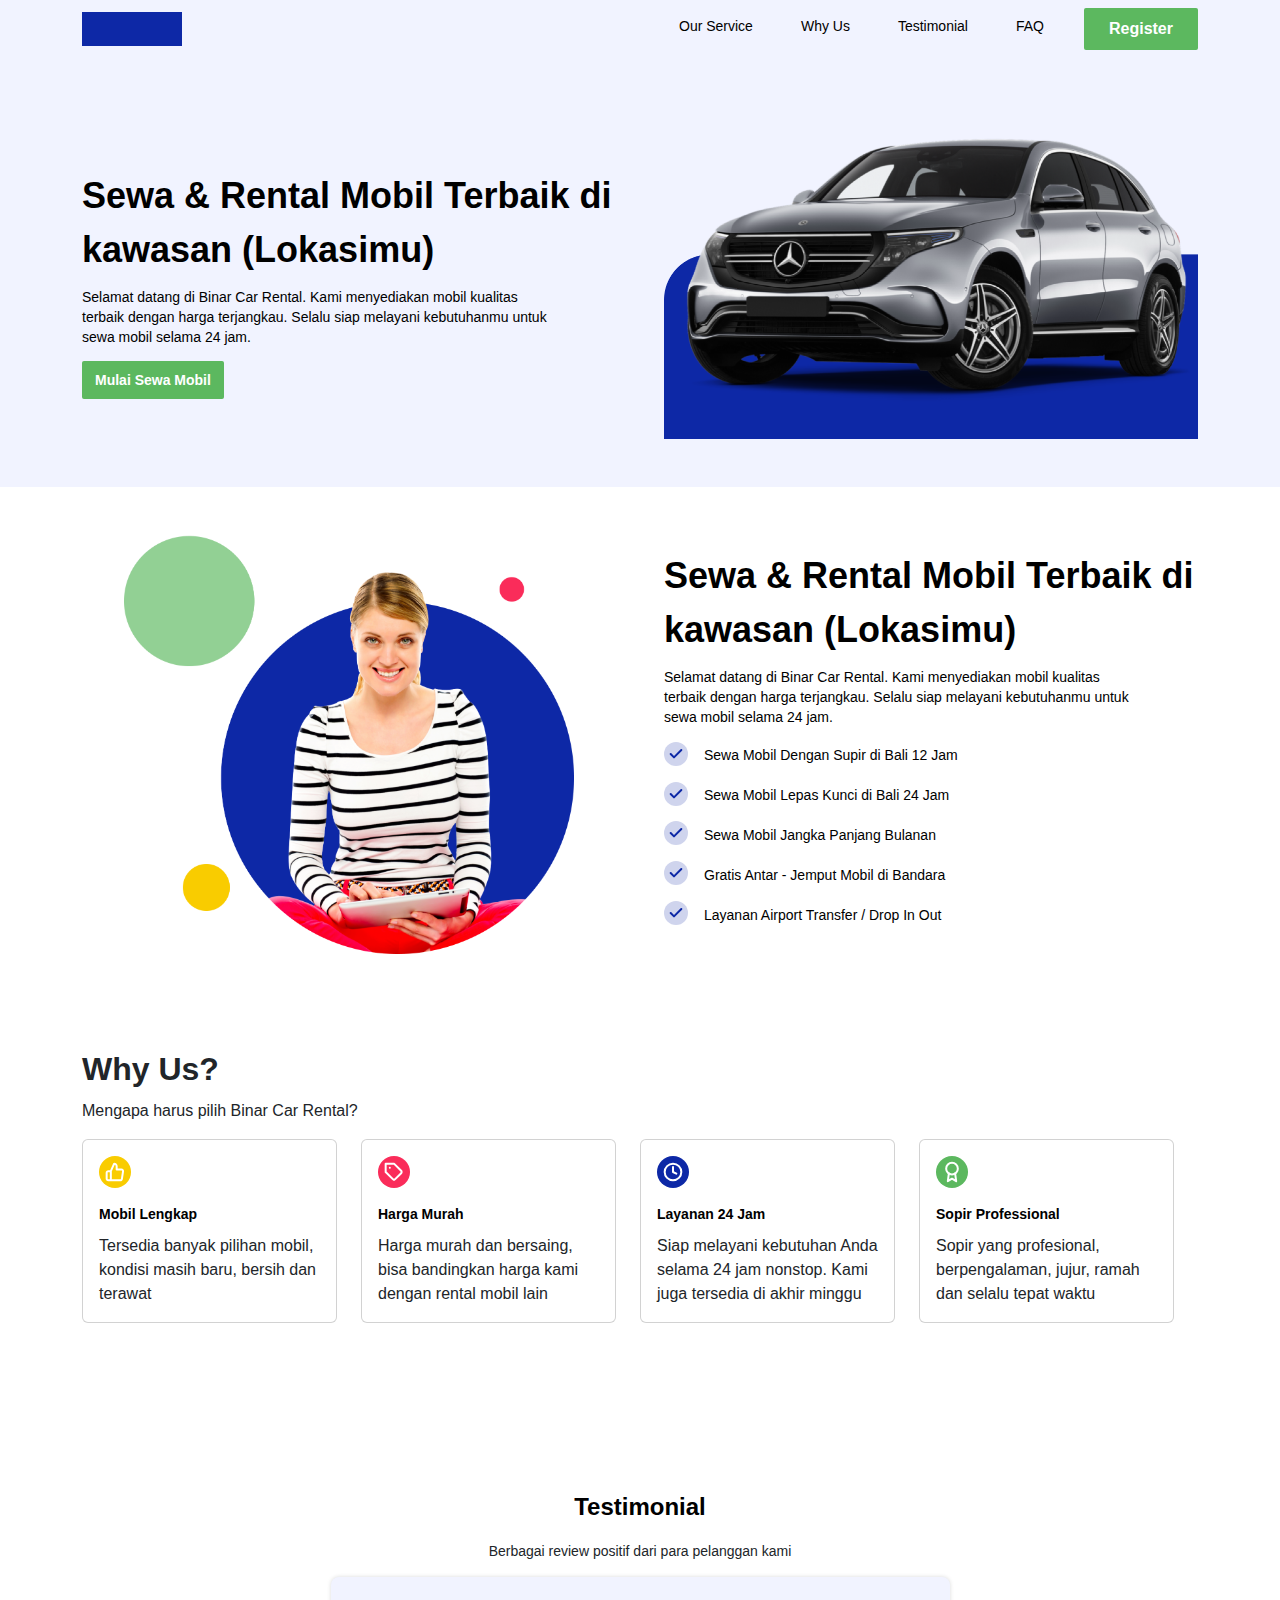
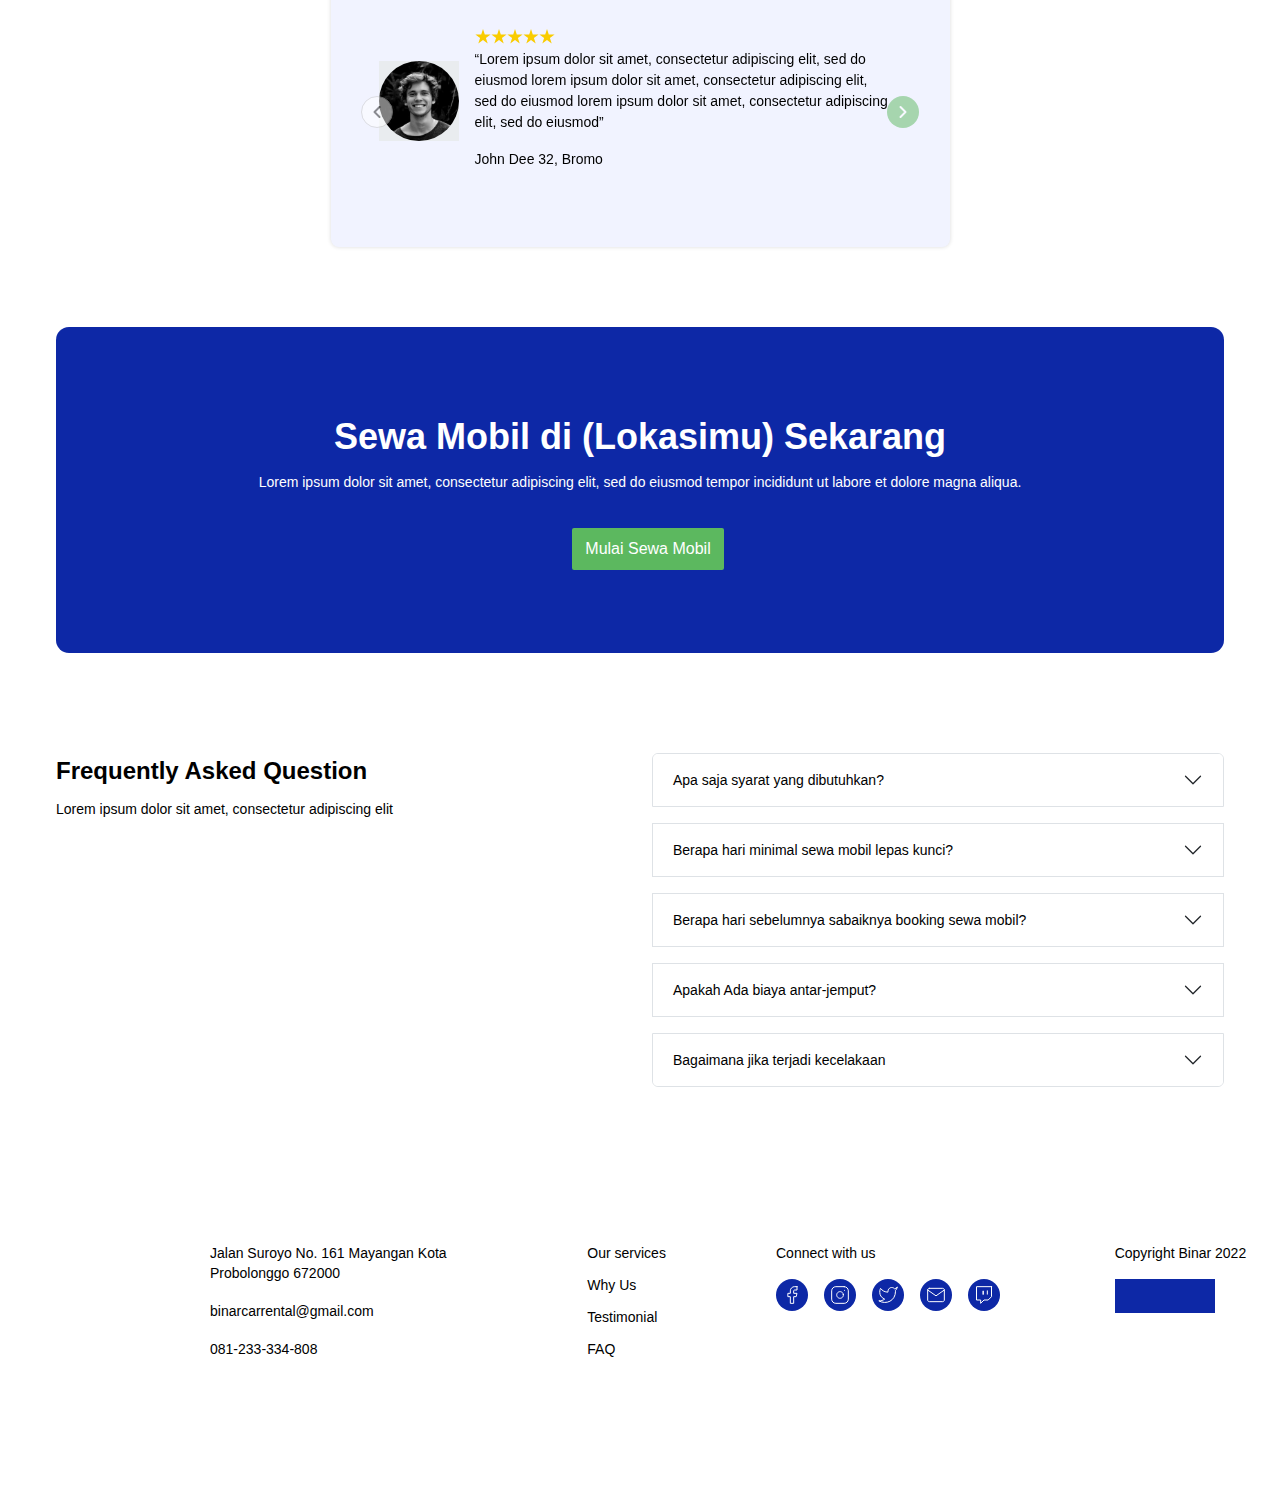
<file: public/index.html>
<!DOCTYPE html>
<html lang="en">
  <head>
    <meta charset="UTF-8" />
    <meta name="viewport" content="width=device-width, initial-scale=1.0" />
    <title>Binar Car Rental</title>
    <!-- link bootstrap css -->
    <link
      href="https://cdn.jsdelivr.net/npm/bootstrap@5.3.3/dist/css/bootstrap.min.css"
      rel="stylesheet"
      integrity="sha384-QWTKZyjpPEjISv5WaRU9OFeRpok6YctnYmDr5pNlyT2bRjXh0JMhjY6hW+ALEwIH"
      crossorigin="anonymous"
    />
    <!-- link css -->
    <link rel="stylesheet" href="css/style.css" />
  </head>

  <body>
    <!-- navbar -->
    <nav class="navbar navbar-expand-lg mb-4">
      <div class="container fluid">
        <div class="logo-nav"></div>
        <button
          class="navbar-toggler"
          type="button"
          data-bs-toggle="offcanvas"
          data-bs-target="#mobile-nav"
          aria-controls="navbarNav"
          aria-expanded="false"
          aria-label="Toggle navigation"
        >
          <span class="navbar-toggler-icon"></span>
        </button>

        <div
          class="offcanvas offcanvas-end w-50 d-lg-none"
          data-bs-scroll="true"
          tabindex="-1"
          data-bs-backdrop="false"
          id="mobile-nav"
        >
          <div class="offcanvas-header">
            <a href="#" class="nav-link">
              <h5 class="offcanvas-title fw-bold" id="mobile-nav">BCR</h5>
            </a>
            <button
              type="button"
              class="btn-close"
              data-bs-dismiss="offcanvas"
              aria-label="Close"
            ></button>
          </div>
          <div class="offcanvas-body">
            <ul class="navbar-nav ms-auto mb-2 mb-lg-0 gap-4">
              <li class="nav-item">
                <a class="nav-link" href="#our-service">Our Services</a>
              </li>
              <li class="nav-item">
                <a class="nav-link" href="#why-us">Why Us</a>
              </li>
              <li class="nav-item">
                <a class="nav-link" href="#testimonial">Testimonial</a>
              </li>
              <li class="nav-item">
                <a class="nav-link" href="#faq">FAQ</a>
              </li>
              <li class="nav-item">
                <a
                  class="btn py-2 px-2 rounded-1 fw-bold w-50 text-center"
                  href="register"
                  >Register</a
                >
              </li>
            </ul>
          </div>
        </div>

        <div class="collapse navbar-collapse" id="navbarNav">
          <ul class="navbar-nav ms-auto">
            <li class="nav-item">
              <a class="nav-link" href="#our-service">Our Service</a>
            </li>
            <li class="nav-item">
              <a class="nav-link" href="#why-us">Why Us</a>
            </li>
            <li class="nav-item">
              <a class="nav-link" href="#testimonial">Testimonial</a>
            </li>
            <li class="nav-item">
              <a class="nav-link" href="#faq">FAQ</a>
            </li>
            <li class="nav-item">
              <a class="btn py-2 px-4 fw-bold text-center" href="register"
                >Register</a
              >
            </li>
          </ul>
        </div>
      </div>
    </nav>

    <!-- main section -->
    <section id="main">
      <div class="container">
        <div
          class="row flex-lg-row-reverse align-items-center g-5 py-5 position-relative"
        >
          <div class="col-12 col-lg-6 order-lg-last">
            <div class="overlay-content">
              <h2 class="overlay-title">
                Sewa & Rental Mobil Terbaik di kawasan (Lokasimu)
              </h2>
              <p class="overlay-description">
                Selamat datang di Binar Car Rental. Kami menyediakan mobil
                kualitas terbaik dengan harga terjangkau. Selalu siap melayani
                kebutuhanmu untuk sewa mobil selama 24 jam.
              </p>
              <div class="d-grid gap-2 d-md-flex justify-content-md-start">
                <button type="button" class="btn btn-brand">
                  <a href="cars.html"> Mulai Sewa Mobil </a>
                </button>
              </div>
            </div>
          </div>

          <div class="col-12 col-lg-6">
            <img
              src="images/img_car.png"
              class="d-block mx-lg-auto img-fluid"
              alt="car image"
              width="704px"
              height="407px"
              loading="lazy"
            />
          </div>
        </div>
      </div>
    </section>

    <!-- our services -->
    <section id="our-service">
      <div class="container">
        <div class="row align-items-center g-5 py-5 position-relative">
          <div class="col-12 col-lg-6">
            <img
              src="images/img_service.png"
              class="d-block mx-lg-auto img-fluid"
              alt="our-service image"
              width="450px"
              height="428px"
              loading="lazy"
            />
          </div>

          <div class="col-12 col-lg-6">
            <div class="overlay-content">
              <h2 class="overlay-title">
                Sewa & Rental Mobil Terbaik di kawasan (Lokasimu)
              </h2>
              <p class="overlay-description">
                Selamat datang di Binar Car Rental. Kami menyediakan mobil
                kualitas terbaik dengan harga terjangkau. Selalu siap melayani
                kebutuhanmu untuk sewa mobil selama 24 jam.
              </p>

              <div class="icon-paragraf">
                <div class="icon">
                  <img src="images/Group_53.svg" />
                </div>
                <div class="paragraf">
                  <p>Sewa Mobil Dengan Supir di Bali 12 Jam</p>
                </div>
              </div>
              <div class="icon-paragraf">
                <div class="icon">
                  <img src="images/Group_53.svg" />
                </div>
                <div class="paragraf">
                  <p>Sewa Mobil Lepas Kunci di Bali 24 Jam</p>
                </div>
              </div>
              <div class="icon-paragraf">
                <div class="icon">
                  <img src="images/Group_53.svg" />
                </div>
                <div class="paragraf">
                  <p>Sewa Mobil Jangka Panjang Bulanan</p>
                </div>
              </div>
              <div class="icon-paragraf">
                <div class="icon">
                  <img src="images/Group_53.svg" />
                </div>
                <div class="paragraf">
                  <p>Gratis Antar - Jemput Mobil di Bandara</p>
                </div>
              </div>
              <div class="icon-paragraf">
                <div class="icon">
                  <img src="images/Group_53.svg" />
                </div>
                <div class="paragraf">
                  <p>Layanan Airport Transfer / Drop In Out</p>
                </div>
              </div>
            </div>
          </div>
        </div>
      </div>
    </section>

    <!-- why us section -->
    <section
      id="why_us"
      class="d-flex justify-content-center align-items-center mt-5"
    >
      <div class="container">
        <div class="row">
          <div class="col-12">
            <h2 class="fw-bold">Why Us?</h2>
            <p>Mengapa harus pilih Binar Car Rental?</p>
          </div>

          <div class="row d-flex align-items-stretch">
            <div class="col-12 col-md-3 mb-3">
              <div class="card">
                <div class="card-body">
                  <img
                    id="icon"
                    class="card-img-top mb-3"
                    src="images/icon_complete.svg"
                    alt="thumpsup-icon"
                  />
                  <h5 class="card-title fw-bold">Mobil Lengkap</h5>
                  <p class="card-text">
                    Tersedia banyak pilihan mobil, kondisi masih baru, bersih
                    dan terawat
                  </p>
                </div>
              </div>
            </div>
            <div class="col-12 col-md-3 mb-3">
              <div class="card">
                <div class="card-body">
                  <img
                    id="icon"
                    class="card-img-top mb-3"
                    src="images/icon_price.svg"
                    alt="price-icon"
                  />
                  <h5 class="card-title fw-bold">Harga Murah</h5>
                  <p class="card-text">
                    Harga murah dan bersaing, bisa bandingkan harga kami dengan
                    rental mobil lain
                  </p>
                </div>
              </div>
            </div>
            <div class="col-12 col-md-3 mb-3">
              <div class="card">
                <div class="card-body">
                  <img
                    id="icon"
                    class="card-img-top mb-3"
                    src="images/icon_24hrs.svg"
                    alt="24hrs-icon"
                  />
                  <h5 class="card-title fw-bold">Layanan 24 Jam</h5>
                  <p class="card-text">
                    Siap melayani kebutuhan Anda selama 24 jam nonstop. Kami
                    juga tersedia di akhir minggu
                  </p>
                </div>
              </div>
            </div>
            <div class="col-12 col-md-3 mb-3">
              <div class="card">
                <div class="card-body">
                  <img
                    id="icon"
                    class="card-img-top mb-3"
                    src="images/icon_professional.svg"
                    alt="professional-icon"
                  />
                  <h5 class="card-title fw-bold">Sopir Professional</h5>
                  <p class="card-text">
                    Sopir yang profesional, berpengalaman, jujur, ramah dan
                    selalu tepat waktu
                  </p>
                </div>
              </div>
            </div>
          </div>
        </div>
      </div>
    </section>

    <!-- testimonial section -->
    <section id="testimonial">
      <h2 class="pb-2 text-center">Testimonial</h2>
      <p class="testimonial-p text-center">
        Berbagai review positif dari para pelanggan kami
      </p>

      <div id="carouselExample" class="carousel slide m-auto">
        <div class="carousel-inner">
          <div class="carousel-item active">
            <div
              class="col d-flex align-items-start align-items-center py-5 px-5"
            >
              <div
                class="icon-square text-body-emphasis bg-body-secondary d-inline-flex align-items-center justify-content-center fs-4 flex-shrink-0 me-3"
              >
                <img
                  src="images/img_photo_1.svg"
                  alt="Testi pict 1"
                  class="testimonial-pict"
                />
              </div>
              <div class="testimonial-col">
                <img src="images/Rate.svg" class="rate" />
                <p class="testimonial">
                  “Lorem ipsum dolor sit amet, consectetur adipiscing elit, sed
                  do eiusmod lorem ipsum dolor sit amet, consectetur adipiscing
                  elit, sed do eiusmod lorem ipsum dolor sit amet, consectetur
                  adipiscing elit, sed do eiusmod”
                </p>
                <h3>John Dee 32, Bromo</h3>
              </div>
            </div>
          </div>

          <div class="carousel-item">
            <div class="container">
              <div
                class="col d-flex align-items-start align-items-center py-5 px-5"
              >
                <div
                  class="icon-square text-body-emphasis bg-body-secondary d-inline-flex align-items-center justify-content-center fs-4 flex-shrink-0 me-3"
                >
                  <img
                    src="images/img_photo_2.svg"
                    alt="Testi pict 2"
                    class="testimonial-pict"
                  />
                </div>
                <div class="testimonial-col">
                  <img src="images/Rate.svg" class="rate" />
                  <p class="testimonial">
                    “Lorem ipsum dolor sit amet, consectetur adipiscing elit,
                    sed do eiusmod lorem ipsum dolor sit amet, consectetur
                    adipiscing elit, sed do eiusmod lorem ipsum dolor sit amet,
                    consectetur adipiscing elit, sed do eiusmod”
                  </p>
                  <p class="testimonial-name">John Dee 32, Bromo</p>
                </div>
              </div>
            </div>
          </div>

          <div class="carousel-item">
            <div class="container">
              <div
                class="col d-flex align-items-start align-items-center py-5 px-5"
              >
                <div
                  class="icon-square text-body-emphasis bg-body-secondary d-inline-flex align-items-center justify-content-center fs-4 flex-shrink-0 me-3"
                >
                  <img
                    src="images/img_photo_1.svg"
                    alt="Testi pict 3"
                    class="testimonial-pict"
                  />
                </div>
                <div class="testimonial-col">
                  <img src="images/Rate.svg" class="rate" />
                  <p class="testimonial">
                    “Lorem ipsum dolor sit amet, consectetur adipiscing elit,
                    sed do eiusmod lorem ipsum dolor sit amet, consectetur
                    adipiscing elit, sed do eiusmod lorem ipsum dolor sit amet,
                    consectetur adipiscing elit, sed do eiusmod”
                  </p>
                  <p class="testimonial-name">John Dee 32, Bromo</p>
                </div>
              </div>
            </div>
          </div>
        </div>

        <button
          class="carousel-control-prev"
          type="button"
          data-bs-target="#carouselExample"
          data-bs-slide="prev"
        >
          <span class="carousel-control-prev-icon" aria-hidden="true">
            <img src="images/Left_button.svg" />
          </span>
          <span class="visually-hidden">Previous</span>
        </button>
        <button
          class="carousel-control-next"
          type="button"
          data-bs-target="#carouselExample"
          data-bs-slide="next"
        >
          <span class="carousel-control-next-icon" aria-hidden="true">
            <img src="images/Right_button.svg" />
          </span>
          <span class="visually-hidden">Next</span>
        </button>
      </div>
    </section>

    <!-- CTA section -->
    <section id="cta">
      <div class="container">
        <h1>Sewa Mobil di (Lokasimu) Sekarang</h1>
        <p>
          Lorem ipsum dolor sit amet, consectetur adipiscing elit, sed do
          eiusmod tempor incididunt ut labore et dolore magna aliqua.
        </p>
        <a href="#" class="btn btn-brand ms-lg-3">Mulai Sewa Mobil</a>
      </div>
    </section>

    <!-- faq section -->
    <section id="faq">
      <div class="row">
        <div class="col-md-6">
          <h2 class="faq-h2">Frequently Asked Question</h2>
          <p class="faq-p">
            Lorem ipsum dolor sit amet, consectetur adipiscing elit
          </p>
        </div>

        <div class="col-md-6">
          <div class="accordion" id="faq-accordion">
            <div class="accordion-item border" id="accordion-one">
              <h2 class="accordion-header" id="headingOne">
                <button
                  class="accordion-button collapsed"
                  type="button"
                  data-bs-toggle="collapse"
                  data-bs-target="#collapseOne"
                  aria-expanded="false"
                  aria-controls="collapseOne"
                >
                  Apa saja syarat yang dibutuhkan?
                </button>
              </h2>
              <div
                id="collapseOne"
                class="accordion-collapse collapse"
                aria-labelledby="headingOne"
                data-bs-parent="#faq-accordion"
              >
                <div class="accordion-body">
                  Lorem, ipsum dolor sit amet consectetur adipisicing elit.
                  Veritatis, voluptate sequi. Perferendis animi porro, autem
                  debitis aliquam magni deleniti beatae sequi id eaque vel,
                  assumenda libero est ipsam? Dignissimos, vero!
                </div>
              </div>
            </div>

            <div class="accordion-item border">
              <h2 class="accordion-header" id="headingTwo">
                <button
                  class="accordion-button collapsed"
                  type="button"
                  data-bs-toggle="collapse"
                  data-bs-target="#collapseTwo"
                  aria-expanded="false"
                  aria-controls="collapseTwo"
                >
                  Berapa hari minimal sewa mobil lepas kunci?
                </button>
              </h2>
              <div
                id="collapseTwo"
                class="accordion-collapse collapse"
                aria-labelledby="headingTwo"
                data-bs-parent="#faq-accordion"
              >
                <div class="accordion-body">
                  Lorem ipsum dolor sit amet consectetur adipisicing elit. Cum
                  iusto esse dolor, atque dolore officiis voluptatibus rerum
                  adipisci, aspernatur soluta aut illum impedit cumque commodi
                  doloribus tenetur, similique laboriosam consequuntur!
                </div>
              </div>
            </div>

            <div class="accordion-item my-3 border">
              <h2 class="accordion-header" id="headingThree">
                <button
                  class="accordion-button collapsed"
                  type="button"
                  data-bs-toggle="collapse"
                  data-bs-target="#collapseThree"
                  aria-expanded="false"
                  aria-controls="collapseThree"
                >
                  Berapa hari sebelumnya sabaiknya booking sewa mobil?
                </button>
              </h2>
              <div
                id="collapseThree"
                class="accordion-collapse collapse"
                aria-labelledby="headingThree"
                data-bs-parent="#faq-accordion"
              >
                <div class="accordion-body">
                  Lorem ipsum dolor sit amet consectetur adipisicing elit. Vero
                  rerum libero corporis officia quibusdam esse repudiandae,
                  cumque cum quaerat, facilis doloribus labore neque in
                  consequuntur cupiditate exercitationem tempore. Asperiores,
                  excepturi!
                </div>
              </div>
            </div>

            <div class="accordion-item my-3 border">
              <h2 class="accordion-header" id="headingFour">
                <button
                  class="accordion-button collapsed"
                  type="button"
                  data-bs-toggle="collapse"
                  data-bs-target="#collapseFour"
                  aria-expanded="false"
                  aria-controls="collapseFour"
                >
                  Apakah Ada biaya antar-jemput?
                </button>
              </h2>
              <div
                id="collapseFour"
                class="accordion-collapse collapse"
                aria-labelledby="headingFour"
                data-bs-parent="#faq-accordion"
              >
                <div class="accordion-body">
                  Lorem ipsum dolor sit amet consectetur adipisicing elit. Vero
                  rerum libero corporis officia quibusdam esse repudiandae,
                  cumque cum quaerat, facilis doloribus labore neque in
                  consequuntur cupiditate exercitationem tempore. Asperiores,
                  excepturi!
                </div>
              </div>
            </div>

            <div class="accordion-item my-3 border">
              <h2 class="accordion-header" id="headingFive">
                <button
                  class="accordion-button collapsed"
                  type="button"
                  data-bs-toggle="collapse"
                  data-bs-target="#collapseFive"
                  aria-expanded="false"
                  aria-controls="collapseFive"
                >
                  Bagaimana jika terjadi kecelakaan
                </button>
              </h2>
              <div
                id="collapseFive"
                class="accordion-collapse collapse"
                aria-labelledby="headingFive"
                data-bs-parent="#faq-accordion"
              >
                <div class="accordion-body">
                  Lorem ipsum dolor sit amet consectetur adipisicing elit. Vero
                  rerum libero corporis officia quibusdam esse repudiandae,
                  cumque cum quaerat, facilis doloribus labore neque in
                  consequuntur cupiditate exercitationem tempore. Asperiores,
                  excepturi!
                </div>
              </div>
            </div>
          </div>
        </div>
      </div>
    </section>

    <!-- footer section -->
    <section id="footer">
      <footer class="bd-footer py-4 py-md-5 mt-5">
        <div class="container py-4 py-md-5 px-4 px-md-3 text-body-secondary">
          <div class="row">
            <div class="col-10 col-md-3 mb-2">
              <p class="footer-p">
                Jalan Suroyo No. 161 Mayangan Kota Probolonggo 672000
              </p>
              <p class="footer-p">binarcarrental@gmail.com</p>
              <p class="footer-p">081-233-334-808</p>
            </div>

            <div class="col-10 col-lg-2 offset-lg-1 mb-2">
              <ul class="list-unstyled">
                <li class="mb-2">
                  <a href="#our-service">Our services</a>
                </li>
                <li class="mb-2"><a href="#why-us">Why Us</a></li>
                <li class="mb-2">
                  <a href="#testimonial">Testimonial</a>
                </li>
                <li class="mb-2">
                  <a href="#faq">FAQ</a>
                </li>
              </ul>
            </div>

            <div class="col-10 col-lg-2 mb-2">
              <div class="d-flex flex-column align-items-start">
                <p class="footer-icon">Connect with us</p>
                <div class="d-flex justify-content-between ml-3">
                  <img src="images/icon_facebook.svg" />
                  <img src="images/icon_instagram.svg" />
                  <img src="images/icon_twitter.svg" />
                  <img src="images/icon_mail.svg" />
                  <img src="images/icon_twitch.svg" />
                </div>
              </div>
            </div>

            <div class="col-10 col-md-3">
              <div class="copyright">
                <p>Copyright Binar 2022</p>
                <div class="logo-cr"></div>
              </div>
            </div>
          </div>
        </div>
      </footer>
    </section>

    <!-- link jQuery -->
    <script src="https://code.jquery.com/jquery-3.6.0.min.js"></script>
    <!-- link bootstrap js -->
    <script src="https://cdn.jsdelivr.net/npm/bootstrap@5.0.0/dist/js/bootstrap.bundle.min.js"></script>
  </body>
</html>
</file>
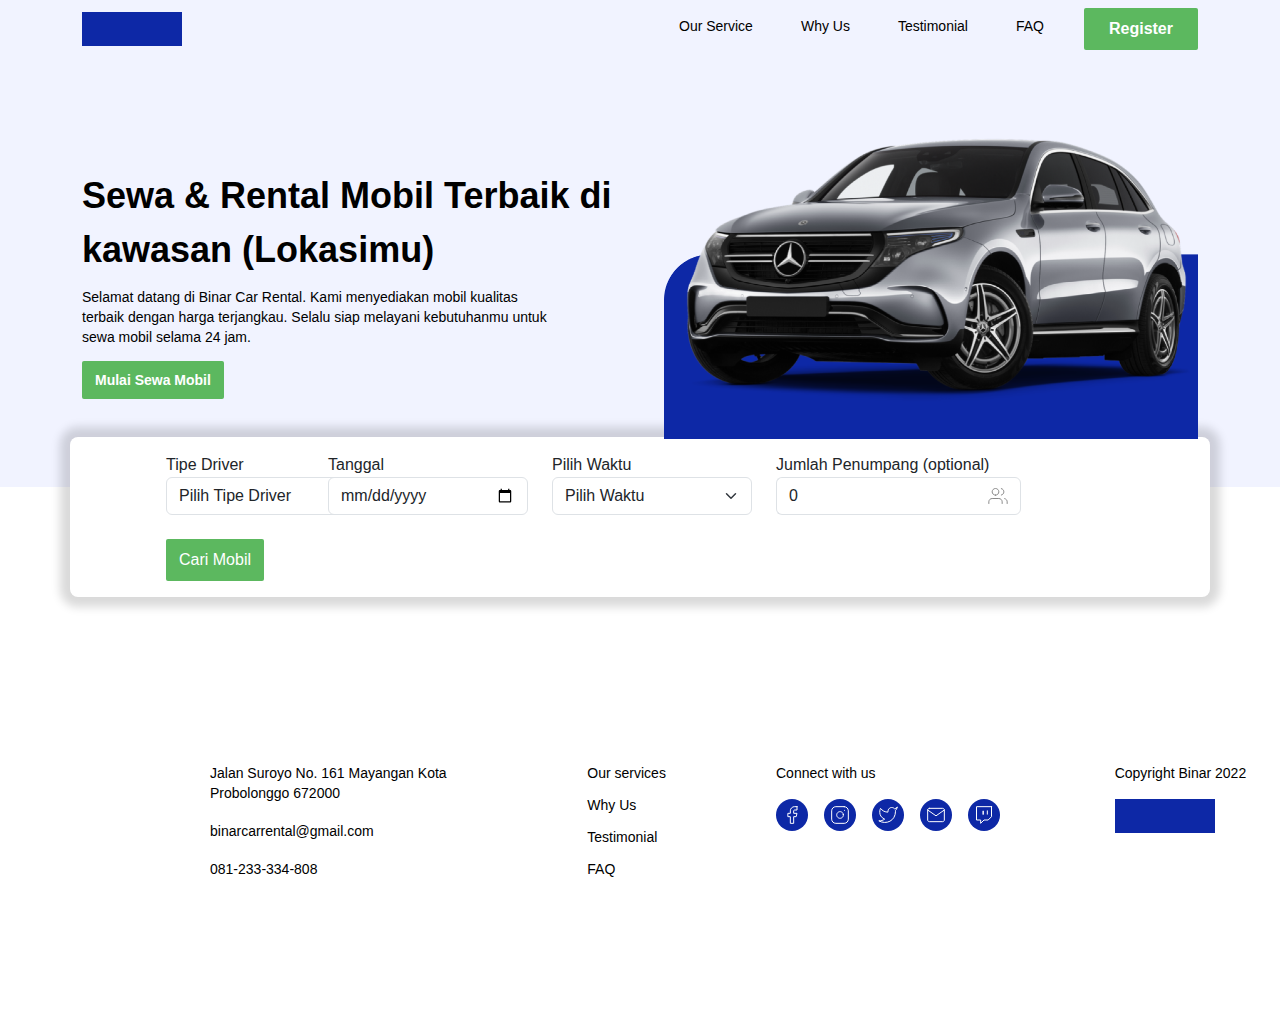
<file: public/cars.html>
<!DOCTYPE html>
<html lang="en">
  <head>
    <meta charset="UTF-8" />
    <meta name="viewport" content="width=device-width, initial-scale=1.0" />
    <title>BCR - Find Car</title>
    <!-- link bootstrap css -->
    <link
      href="https://cdn.jsdelivr.net/npm/bootstrap@5.3.3/dist/css/bootstrap.min.css"
      rel="stylesheet"
      integrity="sha384-QWTKZyjpPEjISv5WaRU9OFeRpok6YctnYmDr5pNlyT2bRjXh0JMhjY6hW+ALEwIH"
      crossorigin="anonymous"
    />
    <!-- link css -->
    <link rel="stylesheet" href="css/style.css" />
  </head>
  <body>
    <!-- navbar -->
    <nav class="navbar navbar-expand-lg mb-4">
      <div class="container fluid">
        <div class="logo-nav"></div>
        <button
          class="navbar-toggler"
          type="button"
          data-bs-toggle="offcanvas"
          data-bs-target="#mobile-nav"
          aria-controls="navbarNav"
          aria-expanded="false"
          aria-label="Toggle navigation"
        >
          <span class="navbar-toggler-icon"></span>
        </button>

        <div
          class="offcanvas offcanvas-end w-50 d-lg-none"
          data-bs-scroll="true"
          tabindex="-1"
          data-bs-backdrop="false"
          id="mobile-nav"
        >
          <div class="offcanvas-header">
            <a href="#" class="nav-link">
              <h5 class="offcanvas-title fw-bold" id="mobile-nav">BCR</h5>
            </a>
            <button
              type="button"
              class="btn-close"
              data-bs-dismiss="offcanvas"
              aria-label="Close"
            ></button>
          </div>
          <div class="offcanvas-body">
            <ul class="navbar-nav ms-auto mb-2 mb-lg-0 gap-4">
              <li class="nav-item">
                <a class="nav-link" href="#our-service">Our Services</a>
              </li>
              <li class="nav-item">
                <a class="nav-link" href="#why-us">Why Us</a>
              </li>
              <li class="nav-item">
                <a class="nav-link" href="#testimonial">Testimonial</a>
              </li>
              <li class="nav-item">
                <a class="nav-link" href="#faq">FAQ</a>
              </li>
              <li class="nav-item">
                <a
                  class="btn py-2 px-2 rounded-1 fw-bold w-50 text-center"
                  href="#"
                  >Register</a
                >
              </li>
            </ul>
          </div>
        </div>

        <div class="collapse navbar-collapse" id="navbarNav">
          <ul class="navbar-nav ms-auto">
            <li class="nav-item">
              <a class="nav-link" href="#our-service">Our Service</a>
            </li>
            <li class="nav-item">
              <a class="nav-link" href="#why-us">Why Us</a>
            </li>
            <li class="nav-item">
              <a class="nav-link" href="#testimonial">Testimonial</a>
            </li>
            <li class="nav-item">
              <a class="nav-link" href="#faq">FAQ</a>
            </li>
            <li class="nav-item">
              <a class="btn py-2 px-4 fw-bold text-center" href="register"
                >Register</a
              >
            </li>
          </ul>
        </div>
      </div>
    </nav>

    <!-- main section -->
    <section id="main">
      <div class="container">
        <div
          class="row flex-lg-row-reverse align-items-center g-5 py-5 position-relative"
        >
          <div class="col-12 col-lg-6 order-lg-last">
            <div class="overlay-content">
              <h2 class="overlay-title">
                Sewa & Rental Mobil Terbaik di kawasan (Lokasimu)
              </h2>
              <p class="overlay-description">
                Selamat datang di Binar Car Rental. Kami menyediakan mobil
                kualitas terbaik dengan harga terjangkau. Selalu siap melayani
                kebutuhanmu untuk sewa mobil selama 24 jam.
              </p>
              <div class="d-grid gap-2 d-md-flex justify-content-md-start">
                <button type="button" class="btn btn-brand">
                  <a href="cars.html"> Mulai Sewa Mobil </a>
                </button>
              </div>
            </div>
          </div>

          <div class="col-12 col-lg-6">
            <img
              src="images/img_car.png"
              class="d-block mx-lg-auto img-fluid"
              alt="car image"
              width="704px"
              height="407px"
              loading="lazy"
            />
          </div>
        </div>
      </div>
    </section>

    <!-- find car section -->
    <section class="search" id="find-car">
      <div class="container">
        <div class="row">
          <div class="col-lg-12 col-12">
            <div class="row search__card mx-lg-5 py-3 px-4">
              <div class="col-lg-auto col-xl-2 col-xxl-3 col-md-auto">
                <label>Tipe Driver</label>
                <select
                  class="form-select"
                  aria-label="Default select example"
                  id="tipeDriver"
                  style="width: 200px"
                >
                  <option value="default" selected>
                    Pilih Tipe Driver &nbsp; &nbsp; &nbsp; &nbsp;
                  </option>
                  <option value="true">Dengan Supir</option>
                  <option value="false">Tanpa Supir (Lepas Kunci)</option>
                </select>
              </div>
              <div class="col-lg-auto col-xl-auto col-md-auto">
                <label>Tanggal</label>
                <input
                  type="date"
                  class="form-control"
                  placeholder="Pilih Tanggal"
                  id="tanggal"
                  style="width: 200px"
                />
              </div>
              <div class="col-lg-auto col-xl-auto col-md-auto search__time">
                <labe>Pilih Waktu</labe>
                <select
                  class="form-select"
                  aria-label="Default select example"
                  id="waktuJemput"
                  style="width: 200px"
                >
                  <option value="false" selected>
                    Pilih Waktu &nbsp; &nbsp; &nbsp; &nbsp; &nbsp; &nbsp;
                  </option>
                  <option value="08:00">08.00 WIB</option>
                  <option value="09:00">09.00 WIB</option>
                  <option value="10:00">10.00 WIB</option>
                  <option value="11:00">11.00 WIB</option>
                  <option value="12:00">12.00 WIB</option>
                </select>
              </div>
              <div class="col-lg-auto col-xl-auto col-md-auto">
                <label class="fw-light">Jumlah Penumpang (optional)</label>
                <div class="input-group">
                  <input
                    type="search"
                    class="form-control border-end-0"
                    placeholder="Jumlah Penumpang"
                    id="jumlahPenumpang"
                    value="0"
                    style="width: 200px"
                  />
                  <span class="input-group-text bg-white">
                    <img src="images/fi_users.svg" width="20px" alt="" />
                  </span>
                </div>
              </div>
              <div class="col-lg-2 col-xl-auto col-md-2 pt-4">
                <button class="btn btn-utama" id="load-btn">Cari Mobil</button>
              </div>
            </div>
          </div>
        </div>
      </div>
    </section>

    <!-- cars -->
    <section id="cars">
      <div class="container">
        <div class="row justify-content-center">
          <div class="col-lg-11">
            <div class="row" id="cars-container">
              <!-- <div class="col-lg-4">
                <div class="card col-md-4 mb-4" style="width: 333px">
                  <img
                    src="images/car01.min.jpg"
                    class="cars-photo"
                  />
                  <div class="card-body">
                    <h5 class="card-title">Nama/Tipe Mobil</h5>
                    <h5 class="card-price card-price fw-bold">
                      Rp 200000 / hari
                    </h5>
                    <p class="card-text">
                      Brake assist. Leather-wrapped shift knob. Glove box lamp.
                      Air conditioning w/in-cabin microfilter.
                    </p>
                    <div class="row">
                      <div class="col-1">
                        <img src="images/fi_users.svg" />
                      </div>
                      <div class="col-10">
                        <p>2 Orang</p>
                      </div>
                    </div>
                    <div class="row">
                      <div class="col-1">
                        <img src="images/fi_settings.svg" />
                      </div>
                      <div class="col-10">
                        <p>Automatic</p>
                      </div>
                    </div>
                    <div class="row">
                      <div class="col-1">
                        <img src="images/fi_calendar.svg" />
                      </div>
                      <div class="col-10">
                        <p>Tahun 2022</p>
                      </div>
                    </div>

                    <a href="#" class="btn btn-primary">Go somewhere</a>
                  </div>
                </div>
              </div> -->
            </div>
          </div>
        </div>
      </div>
    </section>

    <!-- footer section -->
    <section id="footer">
      <footer class="bd-footer py-4 py-md-5 mt-5">
        <div class="container py-4 py-md-5 px-4 px-md-3 text-body-secondary">
          <div class="row">
            <div class="col-10 col-md-3 mb-2">
              <p class="footer-p">
                Jalan Suroyo No. 161 Mayangan Kota Probolonggo 672000
              </p>
              <p class="footer-p">binarcarrental@gmail.com</p>
              <p class="footer-p">081-233-334-808</p>
            </div>

            <div class="col-10 col-lg-2 offset-lg-1 mb-2">
              <ul class="list-unstyled">
                <li class="mb-2">
                  <a href="#our-service">Our services</a>
                </li>
                <li class="mb-2"><a href="#why-us">Why Us</a></li>
                <li class="mb-2">
                  <a href="#testimonial">Testimonial</a>
                </li>
                <li class="mb-2">
                  <a href="#faq">FAQ</a>
                </li>
              </ul>
            </div>

            <div class="col-10 col-lg-2 mb-2">
              <div class="d-flex flex-column align-items-start">
                <p class="footer-icon">Connect with us</p>
                <div class="d-flex justify-content-between ml-3">
                  <img src="images/icon_facebook.svg" />
                  <img src="images/icon_instagram.svg" />
                  <img src="images/icon_twitter.svg" />
                  <img src="images/icon_mail.svg" />
                  <img src="images/icon_twitch.svg" />
                </div>
              </div>
            </div>

            <div class="col-10 col-md-3">
              <div class="copyright">
                <p>Copyright Binar 2022</p>
                <div class="logo-cr"></div>
              </div>
            </div>
          </div>
        </div>
      </footer>
    </section>

    <!-- link jQuery -->
    <script src="https://code.jquery.com/jquery-3.6.0.min.js"></script>
    <!-- link bootstrap js -->
    <script src="https://cdn.jsdelivr.net/npm/bootstrap@5.0.0/dist/js/bootstrap.bundle.min.js"></script>
    <!-- external js -->
    <script type="text/javascript" src="scripts/binar.js"></script>
    <script type="text/javascript" src="scripts/app.js"></script>
    <script type="text/javascript" src="scripts/car.js"></script>
    <script type="text/javascript" src="scripts/main.js"></script>
  </body>
</html>
</file>
<file: public/css/style.css>
body {
  font-family: Arial, Helvetica, sans-serif;
}

/* navigation */
.navbar {
  background-color: #f1f3ff;
}

.logo-nav {
  width: 100px;
  height: 34px;
  top: 25px;
  left: 136px;
  background-color: #0d28a6;
}

.navbar-nav {
  top: 24px;
  left: 864px;
  gap: 32px;
}

.nav-link {
  font-weight: 400;
  font-size: 14px;
  line-height: 20px;
  color: #000000;
}

.container .btn {
  border-radius: 2px;
  padding: 8px 12px 8px 12px;
  gap: 10px;
  background-color: #5cb85f;
  color: #ffffff;
}

/* main section */
#main {
  background-color: #f1f3ff;
}

.overlay-title {
  width: 568px;
  height: 108px;
  top: 177px;
  left: 136px;
  font-weight: 700;
  font-size: 36px;
  line-height: 54px;
  color: #000000;
}

.overlay-description {
  width: 468px;
  height: 60px;
  top: 301px;
  left: 136px;
  font-weight: 300;
  font-size: 14px;
  line-height: 20px;
  color: #000000;
}

#main .btn {
  width: auto;
  height: auto;
  top: 377px;
  left: 136px;
  border-radius: 2px;
  padding: 8px 12px;
  gap: 10px;
  background-color: #5cb85f;
}

#main .btn-brand {
  font-weight: 700;
  font-size: 14px;
  line-height: 20px;
  color: #ffffff;
}

#main a {
  text-decoration: none;
  color: #ffffff;
}

/* our-services section */
.icon-paragraf {
  display: flex;
  align-items: center;
  margin: 15px 0;
  gap: 16px;
}

.paragraf {
  width: 255px;
  height: 20px;
  font-weight: 300;
  font-size: 14px;
  line-height: 20px;
  color: #000000;
}

/* why-us section */
.card-img-top {
  width: 32px;
  height: 32px;
}

/* testimonial */
#testimonial h2 {
  font-weight: 700;
  font-size: 24px;
  line-height: 36px;
  margin-top: 150px;
  color: #000000;
}

.testimonial-p {
  font-weight: 300;
  font-size: 14px;
  line-height: 20px;
}

.carousel {
  background-color: #f1f3ff;
  width: 619px;
  height: 270px;
  border-radius: 8px;
  box-shadow: 0 0 4px rgba(0, 0, 0, 0.15);
}

.carousel-item .testimonial {
  width: 415px;
  height: auto;
  font-weight: 300;
  font-size: 14px;
  color: #000000;
}

.carousel-item h3 {
  width: 415px;
  height: auto;
  font-weight: 400;
  font-size: 14px;
  line-height: 20px;
  color: #000000;
}

/* CTA Banner */
#cta {
  display: flex;
  align-items: center;
  justify-content: center;
  background-color: #0d28a6;
  width: 1168px;
  height: 326px;
  color: #ffffff;
  border-radius: 13px;
  margin: 0 auto;
  margin-top: 80px;
}

#cta .container {
  text-align: center;
}

#cta h1 {
  font-weight: 700;
  font-size: 36px;
  line-height: 54px;
}

#cta p {
  font-weight: 300;
  font-size: 14px;
  line-height: 20px;
}

#cta .btn {
  background-color: #5cb85f;
  color: #ffffff;
  width: auto;
  height: auto;
  border-radius: 2px;
  padding: 8px 12px;
  margin-top: 20px;
}

/* faq */
#faq {
  width: 1168px;
  height: 344px;
  margin: 5px auto;
  margin-top: 100px;
  color: #000000;
}

.col-md-6 .faq-h2 {
  width: 368px;
  height: 36px;
  font-weight: 700;
  font-size: 24px;
  line-height: 36px;
  color: #000000;
}

.col-md-6 .faq-p {
  width: 368px;
  height: 20px;
  font-weight: 300;
  font-size: 14px;
  line-height: 20px;
  color: #000000;
}

#accordion-one {
  margin-bottom: 16px;
}

.accordion-button {
  font-weight: 300;
  font-size: 14px;
  line-height: 20px;
  color: #000000;
}

/* footer */
#footer {
  width: 1168px;
  height: 344px;
  margin-left: 180px;
}

.footer-p {
  color: #000000;
  font-weight: 300;
  font-size: 14px;
  line-height: 20px;
}

#footer a {
  text-decoration: none;
  color: #000000;
  font-weight: 400;
  font-size: 14px;
  line-height: 20px;
}

.footer-icon {
  color: #000000;
  font-weight: 300;
  font-size: 14px;
  line-height: 20px;
}

#footer img {
  margin-right: 16px;
}

.copyright {
  color: #000000;
  font-weight: 300;
  font-size: 14px;
  line-height: 20px;
  width: 268px;
  height: 70px;
  margin-left: 150px;
}

.logo-cr {
  width: 100px;
  height: 34px;
  background-color: #0d28a6;
}

/* find car */
#find-car .container {
  background-color: #ffffff;
  border-radius: 8px;
  box-shadow: 0 0 10px 10px rgba(0, 0, 0, 0.15);
  margin-top: -50px;
}

.form-select option:checked {
  background-color: #c9e7ca;
}

#find-car .btn {
  background-color: #5cb85f;
  border-radius: 2px;
  padding: 8px 12px;
}

/* cars */
#cars {
  background-color: #ffffff;
  margin-top: 20px;
}

#cars .card {
  height: 586px;
}

.card-body {
  display: flex;
  flex-direction: column;
}

.cars-photo {
  width: 303px;
  height: 222px;
  object-fit: cover;
  margin-left: 15px;
  margin-top: 15px;
}

.card-title {
  width: 285px;
  height: 20px;
  color: #000000;
  font-weight: 400;
  font-size: 14px;
  line-height: 20px;
}

.card-text {
  flex-grow: 1;
}

.row p {
  padding-top: 2px;
}

/* responsive */
@media only screen and (max-width: 576px) {
  #main .btn {
    width: 25%;
  }

  #testimonial .carousel {
    width: 500px;
    height: 400px;
  }

  .carousel-item img {
    order: -1;
    margin-top: 20px;
  }

  .carousel-item .col {
    flex-direction: column;
  }

  .testi-col {
    margin-top: 20px;
  }

  #cta {
    width: fit-content;
    height: 500px;
  }

  #footer {
    margin: 0;
  }

  #footer .copyright {
    margin: 16px 0;
  }
}
</file>
